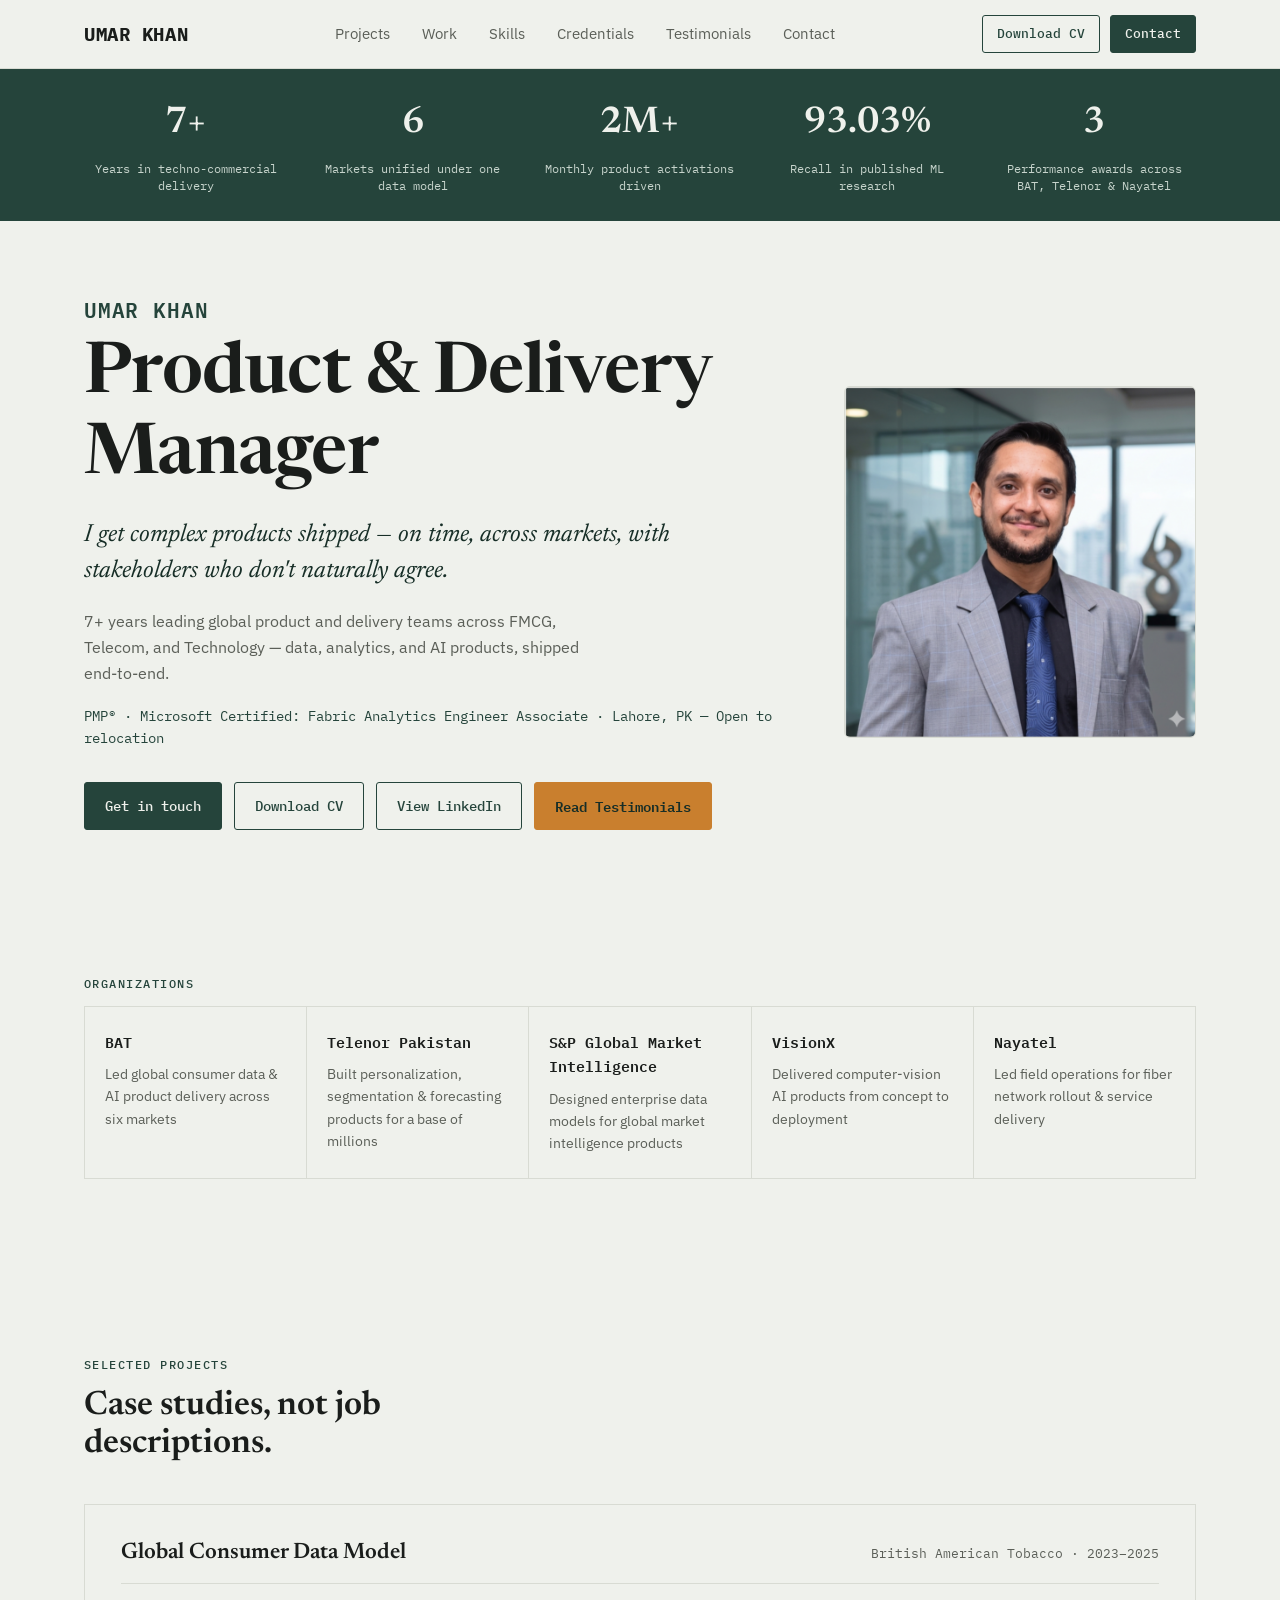
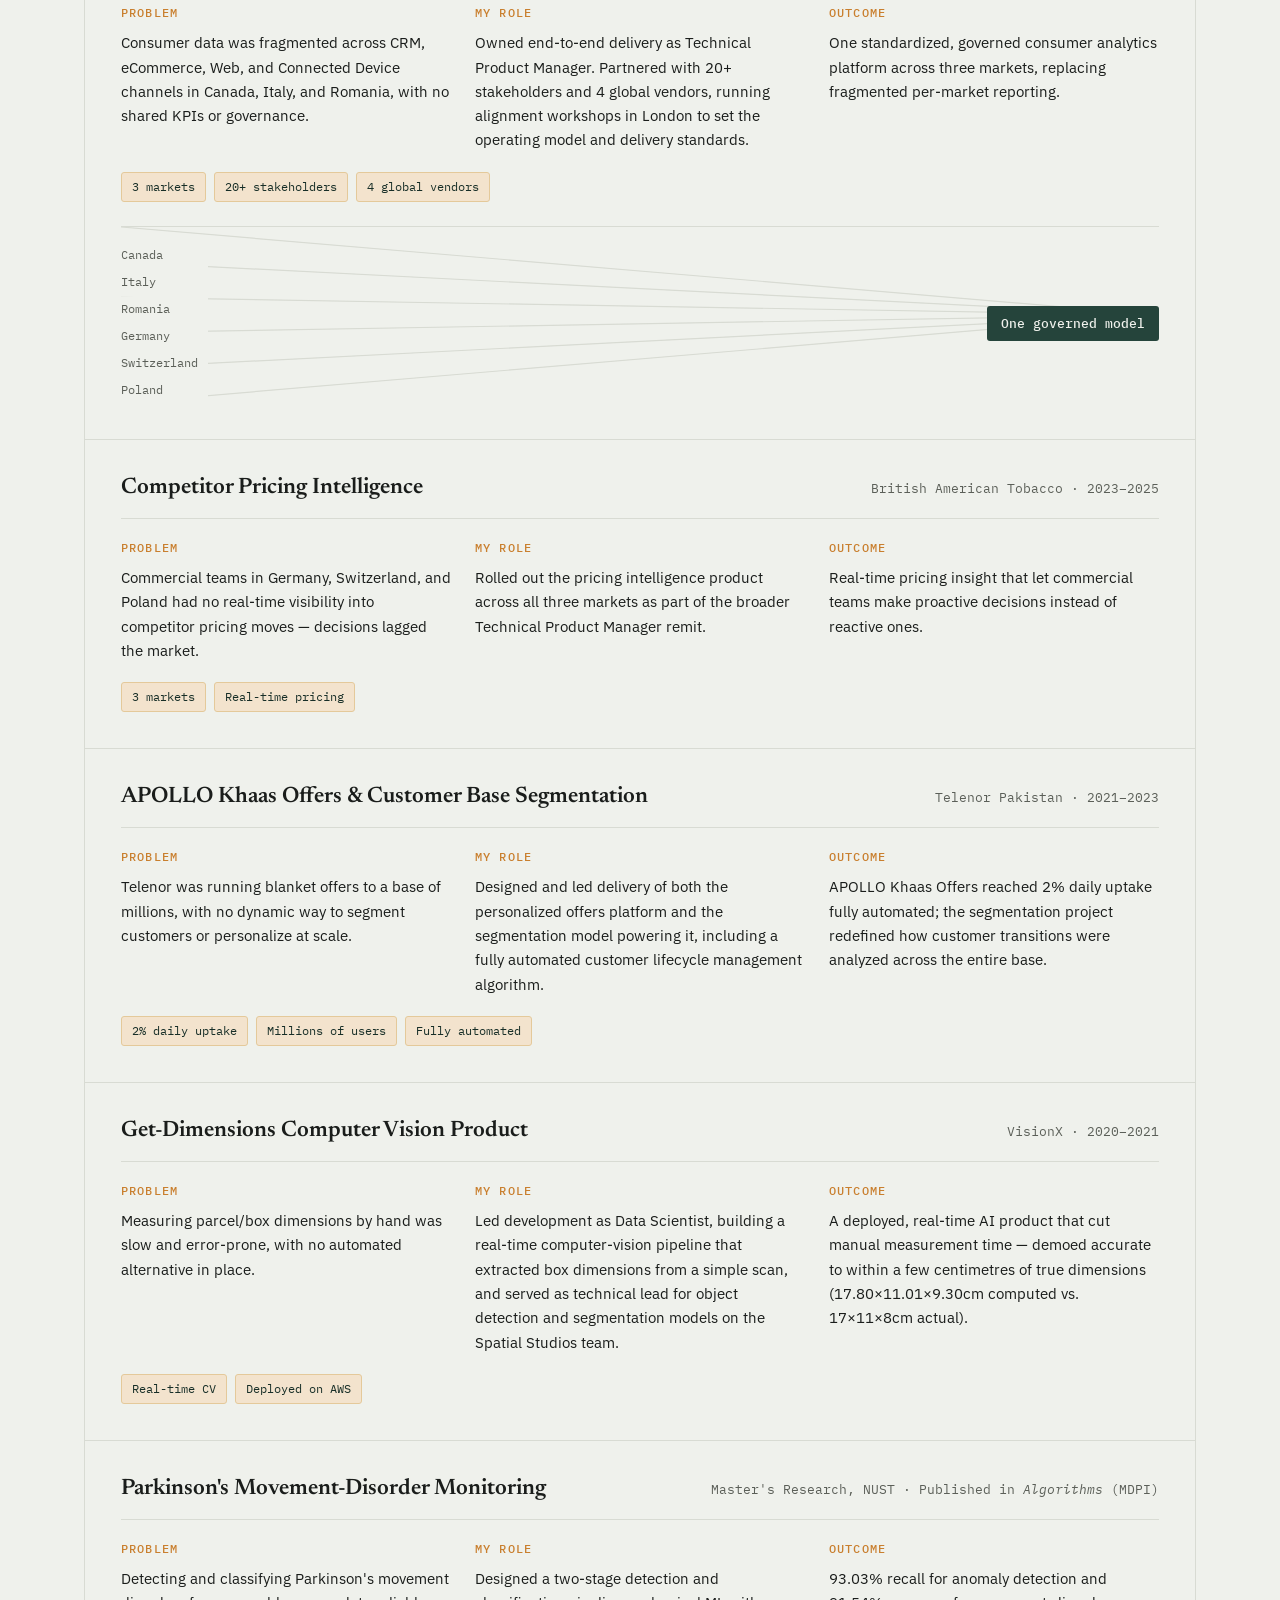
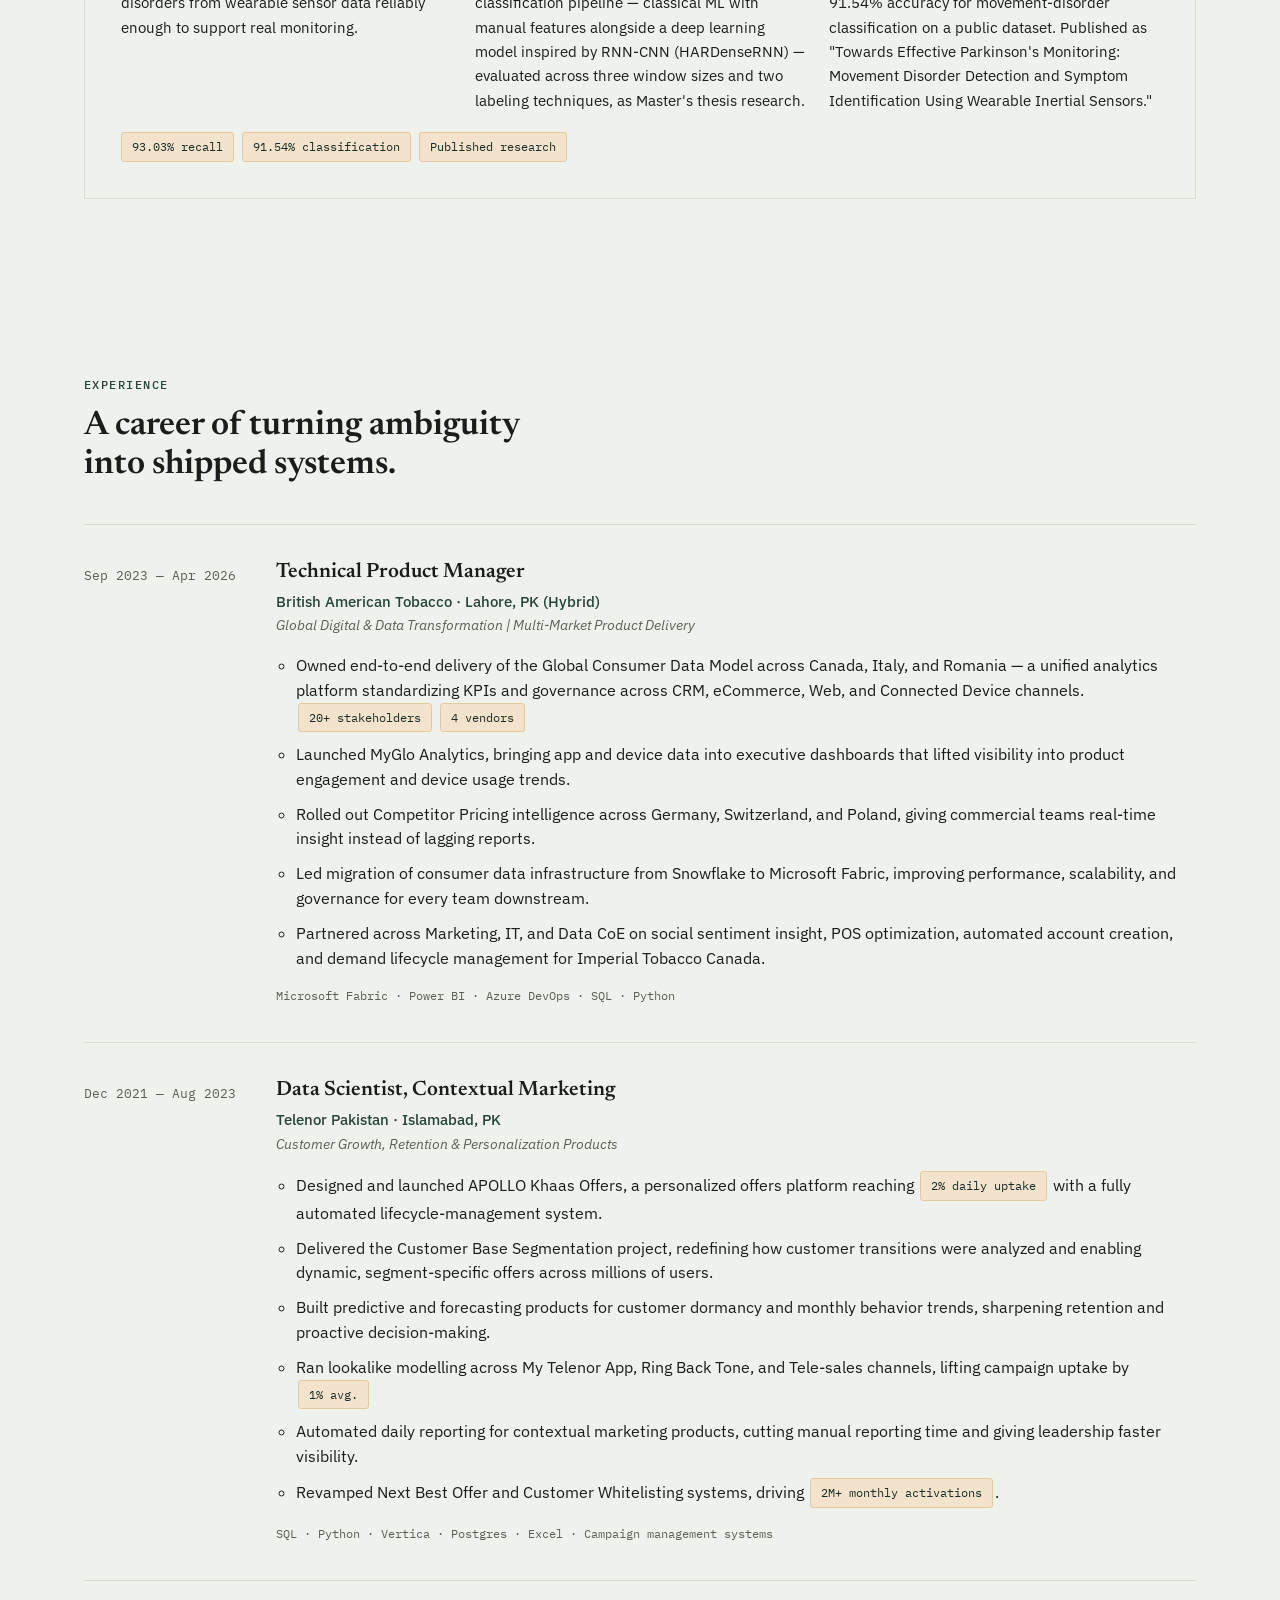
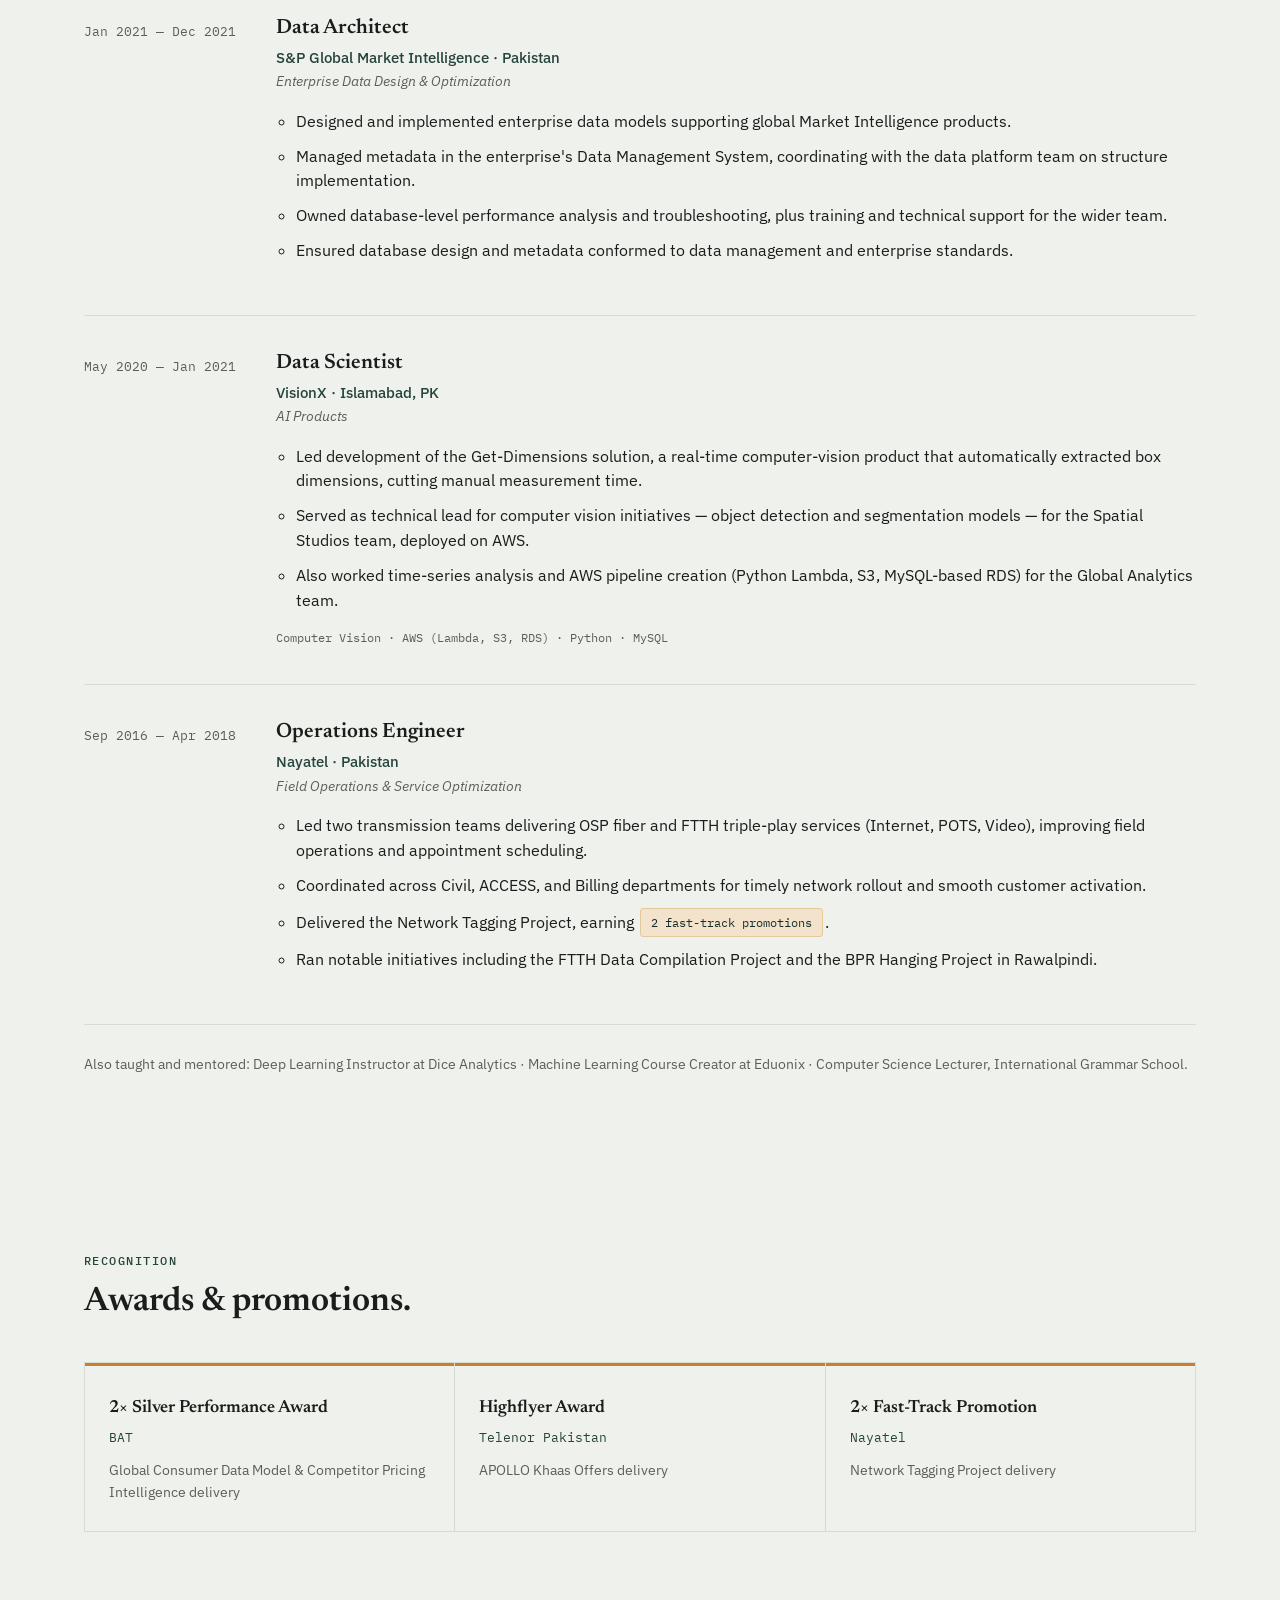
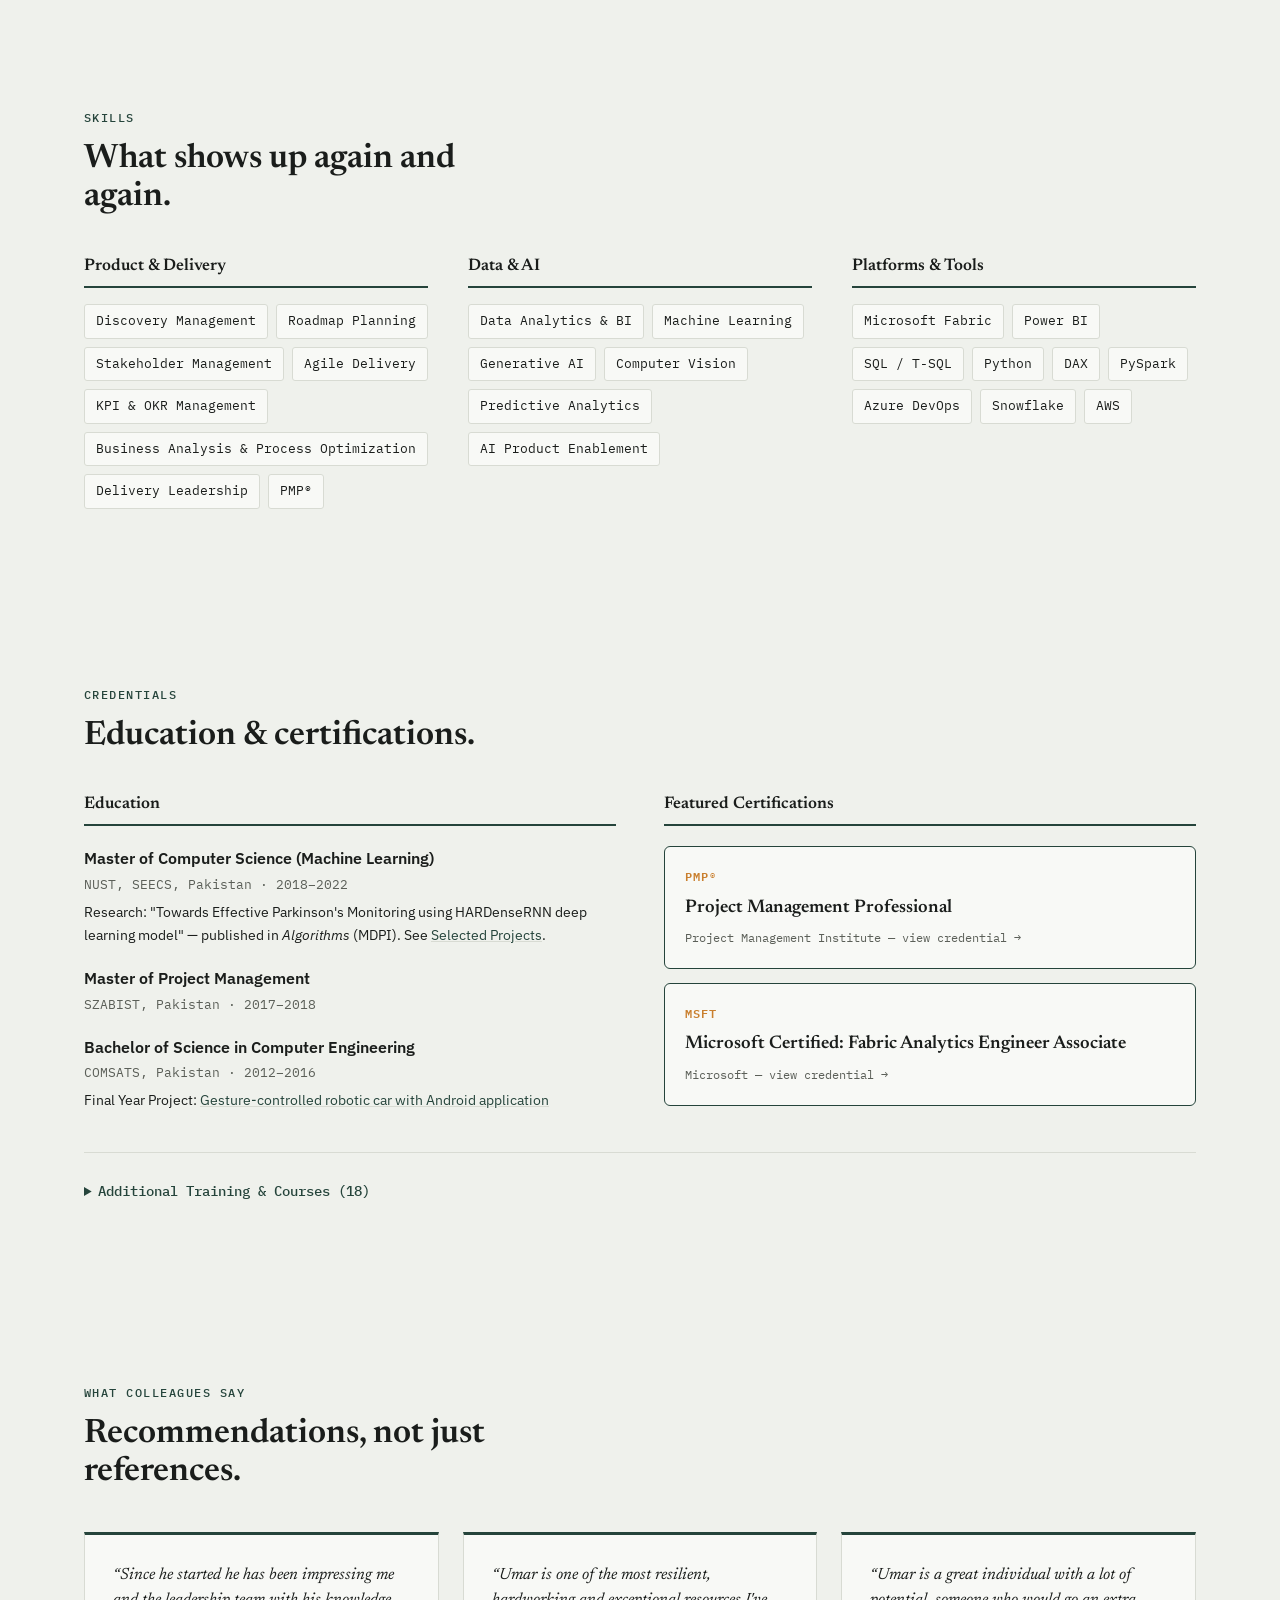
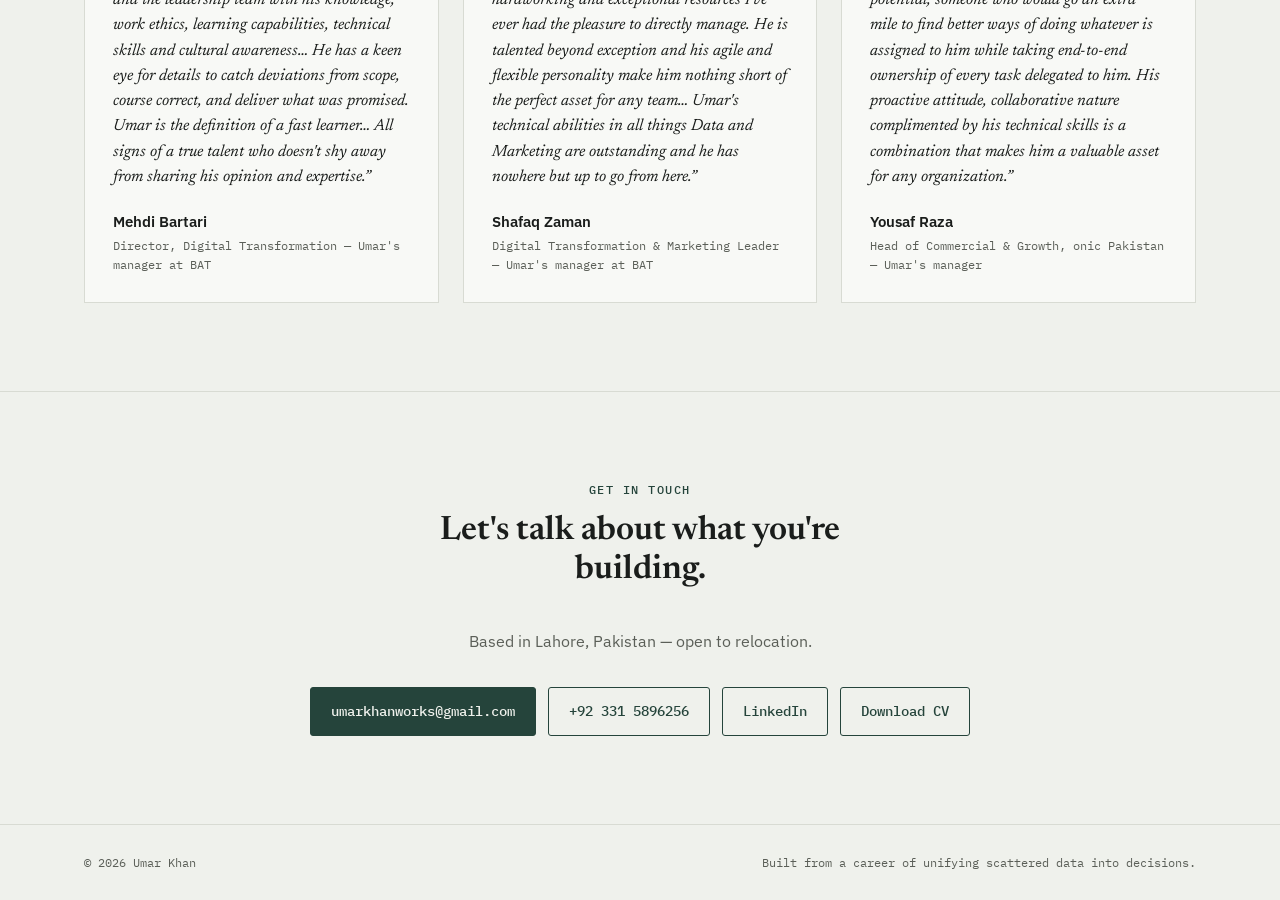
<file: index.html>
<!doctype html>
<html lang="en">
<head>
<meta charset="UTF-8">
<meta name="viewport" content="width=device-width, initial-scale=1">
<title>Umar Khan — Product &amp; Delivery Manager | Data, Analytics &amp; AI</title>
<meta name="description" content="Techno-commercial Product &amp; Delivery Manager with 7+ years leading global data, analytics, and AI product delivery across FMCG, Telecom, and Technology. PMP® and Microsoft Fabric certified.">
<link rel="preconnect" href="https://fonts.googleapis.com">
<link rel="preconnect" href="https://fonts.gstatic.com" crossorigin>
<link href="https://fonts.googleapis.com/css2?family=Newsreader:ital,opsz,wght@0,6..72,400;0,6..72,500;0,6..72,600;0,6..72,700;1,6..72,400;1,6..72,500&family=IBM+Plex+Sans:wght@400;500;600;700&family=IBM+Plex+Mono:wght@400;500;600&display=swap" rel="stylesheet">
<link rel="stylesheet" href="styles.css">
</head>
<body>

<a class="skip-link" href="#main">Skip to main content</a>

<header class="site-header" id="top">
  <div class="wrap header-inner">
    <a class="wordmark" href="#top">UMAR&nbsp;KHAN</a>
    <nav class="site-nav" aria-label="Primary">
      <button class="nav-toggle" id="navToggle" aria-expanded="false" aria-controls="navList">
        <span></span><span></span><span></span>
        <span class="sr-only">Menu</span>
      </button>
      <ul class="nav-list" id="navList">
        <li><a href="#projects">Projects</a></li>
        <li><a href="#work">Work</a></li>
        <li><a href="#skills">Skills</a></li>
        <li><a href="#credentials">Credentials</a></li>
        <li><a href="#testimonials">Testimonials</a></li>
        <li><a href="#contact">Contact</a></li>
      </ul>
    </nav>
    <div class="header-ctas">
      <a class="btn btn-small btn-ghost header-cta" href="assets/Umar Khan.pdf" download target="_blank" rel="noopener">Download CV</a>
      <a class="btn btn-small btn-primary header-cta" href="#contact">Contact</a>
    </div>
  </div>
</header>

<main id="main">

  <!-- IMPACT LEDGER -->
  <section class="ledger" id="ledger" aria-label="Career highlights">
    <div class="wrap">
      <ul class="ledger-strip">
        <li class="reveal"><span class="ledger-num">7+</span><span class="ledger-label">Years in techno-commercial delivery</span></li>
        <li class="reveal"><span class="ledger-num">6</span><span class="ledger-label">Markets unified under one data model</span></li>
        <li class="reveal"><span class="ledger-num">2M+</span><span class="ledger-label">Monthly product activations driven</span></li>
        <li class="reveal"><span class="ledger-num">93.03%</span><span class="ledger-label">Recall in published ML research</span></li>
        <li class="reveal"><span class="ledger-num">3</span><span class="ledger-label">Performance awards across BAT, Telenor &amp; Nayatel</span></li>
      </ul>
    </div>
  </section>

  <!-- HERO -->
  <section class="hero" id="hero" aria-label="Introduction">
    <div class="wrap hero-grid">
      <div class="hero-copy reveal">
        <p class="hero-name">Umar Khan</p>
        <h1 class="hero-headline">Product &amp; Delivery Manager</h1>
        <p class="hero-tagline">I get complex products shipped — on time, across markets, with stakeholders who don't naturally agree.</p>
        <p class="hero-sub">7+ years leading global product and delivery teams across FMCG, Telecom, and Technology — data, analytics, and AI products, shipped end-to-end.</p>
        <p class="hero-creds mono">PMP&reg; &middot; Microsoft Certified: Fabric Analytics Engineer Associate &middot; Lahore, PK — Open to relocation</p>
        <div class="hero-ctas">
          <a class="btn btn-primary" href="mailto:umarkhanworks@gmail.com">Get in touch</a>
          <a class="btn btn-ghost" href="assets/Umar Khan.pdf" download target="_blank" rel="noopener">Download CV</a>
          <a class="btn btn-ghost" href="https://www.linkedin.com/in/umar-khan-5b3948122/" target="_blank" rel="noopener">View LinkedIn</a>
          <a class="btn btn-accent" href="#testimonials">Read Testimonials</a>
        </div>
      </div>
      <div class="hero-photo reveal">
        <img src="assets/images/umar-khan-profile.jpg" alt="Portrait of Umar Khan" width="420" height="420">
      </div>
    </div>
  </section>

  <!-- ORGANIZATIONS -->
  <section class="orgs" id="orgs" aria-label="Organizations worked with">
    <div class="wrap">
      <p class="eyebrow reveal">Organizations</p>
      <ul class="org-strip">
        <li class="reveal">
          <span class="org-name">BAT</span>
          <p>Led global consumer data &amp; AI product delivery across six markets</p>
        </li>
        <li class="reveal">
          <span class="org-name">Telenor Pakistan</span>
          <p>Built personalization, segmentation &amp; forecasting products for a base of millions</p>
        </li>
        <li class="reveal">
          <span class="org-name">S&amp;P Global Market Intelligence</span>
          <p>Designed enterprise data models for global market intelligence products</p>
        </li>
        <li class="reveal">
          <span class="org-name">VisionX</span>
          <p>Delivered computer-vision AI products from concept to deployment</p>
        </li>
        <li class="reveal">
          <span class="org-name">Nayatel</span>
          <p>Led field operations for fiber network rollout &amp; service delivery</p>
        </li>
      </ul>
    </div>
  </section>

  <!-- SELECTED PROJECTS -->
  <section class="projects" id="projects" aria-label="Selected projects">
    <div class="wrap">
      <p class="eyebrow reveal">Selected Projects</p>
      <h2 class="section-title reveal">Case studies, not job descriptions.</h2>

      <div class="case-list">

        <article class="case-study reveal">
          <div class="case-head">
            <h3>Global Consumer Data Model</h3>
            <p class="case-org mono">British American Tobacco &middot; 2023–2025</p>
          </div>
          <div class="case-body">
            <div class="case-field">
              <p class="field-label mono">Problem</p>
              <p>Consumer data was fragmented across CRM, eCommerce, Web, and Connected Device channels in Canada, Italy, and Romania, with no shared KPIs or governance.</p>
            </div>
            <div class="case-field">
              <p class="field-label mono">My role</p>
              <p>Owned end-to-end delivery as Technical Product Manager. Partnered with 20+ stakeholders and 4 global vendors, running alignment workshops in London to set the operating model and delivery standards.</p>
            </div>
            <div class="case-field">
              <p class="field-label mono">Outcome</p>
              <p>One standardized, governed consumer analytics platform across three markets, replacing fragmented per-market reporting.</p>
            </div>
          </div>
          <div class="case-chips">
            <span class="chip">3 markets</span>
            <span class="chip">20+ stakeholders</span>
            <span class="chip">4 global vendors</span>
          </div>
          <div class="converge converge--compact reveal" role="img" aria-label="Diagram: consumer data from Canada, Italy, Romania, Germany, Switzerland, and Poland converging into one governed model">
            <svg class="converge-lines" viewBox="0 0 1000 220" preserveAspectRatio="none" focusable="false" aria-hidden="true">
              <line x1="0" y1="0"   x2="1000" y2="110"></line>
              <line x1="0" y1="44"  x2="1000" y2="110"></line>
              <line x1="0" y1="88"  x2="1000" y2="110"></line>
              <line x1="0" y1="132" x2="1000" y2="110"></line>
              <line x1="0" y1="176" x2="1000" y2="110"></line>
              <line x1="0" y1="220" x2="1000" y2="110"></line>
            </svg>
            <div class="converge-sources">
              <span class="converge-source">Canada</span>
              <span class="converge-source">Italy</span>
              <span class="converge-source">Romania</span>
              <span class="converge-source">Germany</span>
              <span class="converge-source">Switzerland</span>
              <span class="converge-source">Poland</span>
            </div>
            <div class="converge-hub-wrap">
              <span class="converge-hub">One governed model</span>
            </div>
          </div>
        </article>

        <article class="case-study reveal">
          <div class="case-head">
            <h3>Competitor Pricing Intelligence</h3>
            <p class="case-org mono">British American Tobacco &middot; 2023–2025</p>
          </div>
          <div class="case-body">
            <div class="case-field">
              <p class="field-label mono">Problem</p>
              <p>Commercial teams in Germany, Switzerland, and Poland had no real-time visibility into competitor pricing moves — decisions lagged the market.</p>
            </div>
            <div class="case-field">
              <p class="field-label mono">My role</p>
              <p>Rolled out the pricing intelligence product across all three markets as part of the broader Technical Product Manager remit.</p>
            </div>
            <div class="case-field">
              <p class="field-label mono">Outcome</p>
              <p>Real-time pricing insight that let commercial teams make proactive decisions instead of reactive ones.</p>
            </div>
          </div>
          <div class="case-chips">
            <span class="chip">3 markets</span>
            <span class="chip">Real-time pricing</span>
          </div>
        </article>

        <article class="case-study reveal">
          <div class="case-head">
            <h3>APOLLO Khaas Offers &amp; Customer Base Segmentation</h3>
            <p class="case-org mono">Telenor Pakistan &middot; 2021–2023</p>
          </div>
          <div class="case-body">
            <div class="case-field">
              <p class="field-label mono">Problem</p>
              <p>Telenor was running blanket offers to a base of millions, with no dynamic way to segment customers or personalize at scale.</p>
            </div>
            <div class="case-field">
              <p class="field-label mono">My role</p>
              <p>Designed and led delivery of both the personalized offers platform and the segmentation model powering it, including a fully automated customer lifecycle management algorithm.</p>
            </div>
            <div class="case-field">
              <p class="field-label mono">Outcome</p>
              <p>APOLLO Khaas Offers reached 2% daily uptake fully automated; the segmentation project redefined how customer transitions were analyzed across the entire base.</p>
            </div>
          </div>
          <div class="case-chips">
            <span class="chip">2% daily uptake</span>
            <span class="chip">Millions of users</span>
            <span class="chip">Fully automated</span>
          </div>
        </article>

        <article class="case-study reveal">
          <div class="case-head">
            <h3>Get-Dimensions Computer Vision Product</h3>
            <p class="case-org mono">VisionX &middot; 2020–2021</p>
          </div>
          <div class="case-body">
            <div class="case-field">
              <p class="field-label mono">Problem</p>
              <p>Measuring parcel/box dimensions by hand was slow and error-prone, with no automated alternative in place.</p>
            </div>
            <div class="case-field">
              <p class="field-label mono">My role</p>
              <p>Led development as Data Scientist, building a real-time computer-vision pipeline that extracted box dimensions from a simple scan, and served as technical lead for object detection and segmentation models on the Spatial Studios team.</p>
            </div>
            <div class="case-field">
              <p class="field-label mono">Outcome</p>
              <p>A deployed, real-time AI product that cut manual measurement time — demoed accurate to within a few centimetres of true dimensions (17.80×11.01×9.30cm computed vs. 17×11×8cm actual).</p>
            </div>
          </div>
          <div class="case-chips">
            <span class="chip">Real-time CV</span>
            <span class="chip">Deployed on AWS</span>
          </div>
        </article>

        <article class="case-study reveal">
          <div class="case-head">
            <h3>Parkinson's Movement-Disorder Monitoring</h3>
            <p class="case-org mono">Master's Research, NUST &middot; Published in <em>Algorithms</em> (MDPI)</p>
          </div>
          <div class="case-body">
            <div class="case-field">
              <p class="field-label mono">Problem</p>
              <p>Detecting and classifying Parkinson's movement disorders from wearable sensor data reliably enough to support real monitoring.</p>
            </div>
            <div class="case-field">
              <p class="field-label mono">My role</p>
              <p>Designed a two-stage detection and classification pipeline — classical ML with manual features alongside a deep learning model inspired by RNN-CNN (HARDenseRNN) — evaluated across three window sizes and two labeling techniques, as Master's thesis research.</p>
            </div>
            <div class="case-field">
              <p class="field-label mono">Outcome</p>
              <p>93.03% recall for anomaly detection and 91.54% accuracy for movement-disorder classification on a public dataset. Published as "Towards Effective Parkinson's Monitoring: Movement Disorder Detection and Symptom Identification Using Wearable Inertial Sensors."</p>
            </div>
          </div>
          <div class="case-chips">
            <span class="chip">93.03% recall</span>
            <span class="chip">91.54% classification</span>
            <span class="chip">Published research</span>
          </div>
        </article>

      </div>
    </div>
  </section>

  <!-- EXPERIENCE -->
  <section class="experience" id="work" aria-label="Experience">
    <div class="wrap">
      <p class="eyebrow reveal">Experience</p>
      <h2 class="section-title reveal">A career of turning ambiguity into shipped systems.</h2>

      <ol class="timeline">

        <li class="timeline-item reveal">
          <p class="timeline-date mono">Sep 2023 — Apr 2026</p>
          <div class="timeline-content">
            <h3>Technical Product Manager</h3>
            <p class="timeline-org">British American Tobacco &middot; Lahore, PK (Hybrid)</p>
            <p class="timeline-context">Global Digital &amp; Data Transformation | Multi-Market Product Delivery</p>
            <ul>
              <li>Owned end-to-end delivery of the Global Consumer Data Model across Canada, Italy, and Romania — a unified analytics platform standardizing KPIs and governance across CRM, eCommerce, Web, and Connected Device channels. <span class="chip chip-inline">20+ stakeholders</span> <span class="chip chip-inline">4 vendors</span></li>
              <li>Launched MyGlo Analytics, bringing app and device data into executive dashboards that lifted visibility into product engagement and device usage trends.</li>
              <li>Rolled out Competitor Pricing intelligence across Germany, Switzerland, and Poland, giving commercial teams real-time insight instead of lagging reports.</li>
              <li>Led migration of consumer data infrastructure from Snowflake to Microsoft Fabric, improving performance, scalability, and governance for every team downstream.</li>
              <li>Partnered across Marketing, IT, and Data CoE on social sentiment insight, POS optimization, automated account creation, and demand lifecycle management for Imperial Tobacco Canada.</li>
            </ul>
            <p class="timeline-tools mono">Microsoft Fabric &middot; Power BI &middot; Azure DevOps &middot; SQL &middot; Python</p>
          </div>
        </li>

        <li class="timeline-item reveal">
          <p class="timeline-date mono">Dec 2021 — Aug 2023</p>
          <div class="timeline-content">
            <h3>Data Scientist, Contextual Marketing</h3>
            <p class="timeline-org">Telenor Pakistan &middot; Islamabad, PK</p>
            <p class="timeline-context">Customer Growth, Retention &amp; Personalization Products</p>
            <ul>
              <li>Designed and launched APOLLO Khaas Offers, a personalized offers platform reaching <span class="chip chip-inline">2% daily uptake</span> with a fully automated lifecycle-management system.</li>
              <li>Delivered the Customer Base Segmentation project, redefining how customer transitions were analyzed and enabling dynamic, segment-specific offers across millions of users.</li>
              <li>Built predictive and forecasting products for customer dormancy and monthly behavior trends, sharpening retention and proactive decision-making.</li>
              <li>Ran lookalike modelling across My Telenor App, Ring Back Tone, and Tele-sales channels, lifting campaign uptake by <span class="chip chip-inline">1% avg.</span></li>
              <li>Automated daily reporting for contextual marketing products, cutting manual reporting time and giving leadership faster visibility.</li>
              <li>Revamped Next Best Offer and Customer Whitelisting systems, driving <span class="chip chip-inline">2M+ monthly activations</span>.</li>
            </ul>
            <p class="timeline-tools mono">SQL &middot; Python &middot; Vertica &middot; Postgres &middot; Excel &middot; Campaign management systems</p>
          </div>
        </li>

        <li class="timeline-item reveal">
          <p class="timeline-date mono">Jan 2021 — Dec 2021</p>
          <div class="timeline-content">
            <h3>Data Architect</h3>
            <p class="timeline-org">S&amp;P Global Market Intelligence &middot; Pakistan</p>
            <p class="timeline-context">Enterprise Data Design &amp; Optimization</p>
            <ul>
              <li>Designed and implemented enterprise data models supporting global Market Intelligence products.</li>
              <li>Managed metadata in the enterprise's Data Management System, coordinating with the data platform team on structure implementation.</li>
              <li>Owned database-level performance analysis and troubleshooting, plus training and technical support for the wider team.</li>
              <li>Ensured database design and metadata conformed to data management and enterprise standards.</li>
            </ul>
          </div>
        </li>

        <li class="timeline-item reveal">
          <p class="timeline-date mono">May 2020 — Jan 2021</p>
          <div class="timeline-content">
            <h3>Data Scientist</h3>
            <p class="timeline-org">VisionX &middot; Islamabad, PK</p>
            <p class="timeline-context">AI Products</p>
            <ul>
              <li>Led development of the Get-Dimensions solution, a real-time computer-vision product that automatically extracted box dimensions, cutting manual measurement time.</li>
              <li>Served as technical lead for computer vision initiatives — object detection and segmentation models — for the Spatial Studios team, deployed on AWS.</li>
              <li>Also worked time-series analysis and AWS pipeline creation (Python Lambda, S3, MySQL-based RDS) for the Global Analytics team.</li>
            </ul>
            <p class="timeline-tools mono">Computer Vision &middot; AWS (Lambda, S3, RDS) &middot; Python &middot; MySQL</p>
          </div>
        </li>

        <li class="timeline-item reveal">
          <p class="timeline-date mono">Sep 2016 — Apr 2018</p>
          <div class="timeline-content">
            <h3>Operations Engineer</h3>
            <p class="timeline-org">Nayatel &middot; Pakistan</p>
            <p class="timeline-context">Field Operations &amp; Service Optimization</p>
            <ul>
              <li>Led two transmission teams delivering OSP fiber and FTTH triple-play services (Internet, POTS, Video), improving field operations and appointment scheduling.</li>
              <li>Coordinated across Civil, ACCESS, and Billing departments for timely network rollout and smooth customer activation.</li>
              <li>Delivered the Network Tagging Project, earning <span class="chip chip-inline">2 fast-track promotions</span>.</li>
              <li>Ran notable initiatives including the FTTH Data Compilation Project and the BPR Hanging Project in Rawalpindi.</li>
            </ul>
          </div>
        </li>

      </ol>

      <p class="timeline-also reveal">Also taught and mentored: Deep Learning Instructor at Dice Analytics &middot; Machine Learning Course Creator at Eduonix &middot; Computer Science Lecturer, International Grammar School.</p>
    </div>
  </section>

  <!-- AWARDS -->
  <section class="awards" aria-label="Awards and recognition">
    <div class="wrap">
      <p class="eyebrow reveal">Recognition</p>
      <h2 class="section-title reveal">Awards &amp; promotions.</h2>
      <ul class="awards-grid">
        <li class="reveal">
          <span class="award-name">2&times; Silver Performance Award</span>
          <span class="award-org mono">BAT</span>
          <p>Global Consumer Data Model &amp; Competitor Pricing Intelligence delivery</p>
        </li>
        <li class="reveal">
          <span class="award-name">Highflyer Award</span>
          <span class="award-org mono">Telenor Pakistan</span>
          <p>APOLLO Khaas Offers delivery</p>
        </li>
        <li class="reveal">
          <span class="award-name">2&times; Fast-Track Promotion</span>
          <span class="award-org mono">Nayatel</span>
          <p>Network Tagging Project delivery</p>
        </li>
      </ul>
    </div>
  </section>

  <!-- SKILLS -->
  <section class="skills" id="skills" aria-label="Skills">
    <div class="wrap">
      <p class="eyebrow reveal">Skills</p>
      <h2 class="section-title reveal">What shows up again and again.</h2>

      <div class="skills-grid">
        <div class="skills-group reveal">
          <h3>Product &amp; Delivery</h3>
          <ul class="tag-list">
            <li>Discovery Management</li>
            <li>Roadmap Planning</li>
            <li>Stakeholder Management</li>
            <li>Agile Delivery</li>
            <li>KPI &amp; OKR Management</li>
            <li>Business Analysis &amp; Process Optimization</li>
            <li>Delivery Leadership</li>
            <li>PMP&reg;</li>
          </ul>
        </div>
        <div class="skills-group reveal">
          <h3>Data &amp; AI</h3>
          <ul class="tag-list">
            <li>Data Analytics &amp; BI</li>
            <li>Machine Learning</li>
            <li>Generative AI</li>
            <li>Computer Vision</li>
            <li>Predictive Analytics</li>
            <li>AI Product Enablement</li>
          </ul>
        </div>
        <div class="skills-group reveal">
          <h3>Platforms &amp; Tools</h3>
          <ul class="tag-list">
            <li>Microsoft Fabric</li>
            <li>Power BI</li>
            <li>SQL / T-SQL</li>
            <li>Python</li>
            <li>DAX</li>
            <li>PySpark</li>
            <li>Azure DevOps</li>
            <li>Snowflake</li>
            <li>AWS</li>
          </ul>
        </div>
      </div>
    </div>
  </section>

  <!-- CREDENTIALS -->
  <section class="credentials" id="credentials" aria-label="Education and certifications">
    <div class="wrap">
      <p class="eyebrow reveal">Credentials</p>
      <h2 class="section-title reveal">Education &amp; certifications.</h2>

      <div class="credentials-grid">
        <div class="education reveal">
          <h3 class="subhead">Education</h3>
          <ul class="edu-list">
            <li>
              <p class="edu-degree">Master of Computer Science (Machine Learning)</p>
              <p class="edu-school mono">NUST, SEECS, Pakistan &middot; 2018–2022</p>
              <p class="edu-note">Research: "Towards Effective Parkinson's Monitoring using HARDenseRNN deep learning model" — published in <em>Algorithms</em> (MDPI). See <a href="#projects">Selected Projects</a>.</p>
            </li>
            <li>
              <p class="edu-degree">Master of Project Management</p>
              <p class="edu-school mono">SZABIST, Pakistan &middot; 2017–2018</p>
            </li>
            <li>
              <p class="edu-degree">Bachelor of Science in Computer Engineering</p>
              <p class="edu-school mono">COMSATS, Pakistan &middot; 2012–2016</p>
              <p class="edu-note">Final Year Project: <a href="https://www.youtube.com/watch?v=GnS_y1hH2fg" target="_blank" rel="noopener">Gesture-controlled robotic car with Android application</a></p>
            </li>
          </ul>
        </div>

        <div class="featured-certs reveal">
          <h3 class="subhead">Featured Certifications</h3>
          <div class="cert-badges">
            <a class="cert-badge" href="https://www.credly.com/badges/21dbd44b-aa18-4355-80ed-5194e9b64760/linked_in_profile" target="_blank" rel="noopener">
              <span class="cert-mark mono">PMP&reg;</span>
              <span class="cert-name">Project Management Professional</span>
              <span class="cert-issuer mono">Project Management Institute — view credential →</span>
            </a>
            <a class="cert-badge" href="https://learn.microsoft.com/api/credentials/share/en-us/umarkhan-2644/28C7C333ACC8E41D?sharingId=520C0F65C7388792" target="_blank" rel="noopener">
              <span class="cert-mark mono">MSFT</span>
              <span class="cert-name">Microsoft Certified: Fabric Analytics Engineer Associate</span>
              <span class="cert-issuer mono">Microsoft — view credential →</span>
            </a>
          </div>
        </div>
      </div>

      <details class="additional-training reveal">
        <summary>Additional Training &amp; Courses (18)</summary>
        <div class="training-grid mono">
          <div>
            <h4>Product &amp; Business</h4>
            <ul>
              <li>Certified Business Analysis Professional™ (CBAP®) — Starweaver</li>
              <li>Introduction to Agile Development &amp; Scrum — IBM</li>
              <li>Agile Foundations — LinkedIn Learning</li>
            </ul>
          </div>
          <div>
            <h4>AI &amp; ML</h4>
            <ul>
              <li>Develop Generative AI Applications: Get Started — IBM</li>
              <li>Build RAG Applications: Get Started — IBM</li>
              <li>Vector Databases for RAG: An Introduction — IBM</li>
              <li>Advanced Computer Vision (GANs, SSD &amp; more) — Udemy</li>
            </ul>
          </div>
          <div>
            <h4>Data &amp; Analytics</h4>
            <ul>
              <li>Power BI</li>
              <li>Predictive Customer Analytics</li>
              <li>Big Data in the Age of AI — LinkedIn Learning</li>
              <li>Tableau — Udemy</li>
              <li>Python + SQL + Tableau Integration — Udemy</li>
              <li>Azure DevOps Boards for PMs/Analysts/Developers — Udemy</li>
              <li>The Ultimate MySQL Bootcamp — Udemy</li>
              <li>Hadoop Foundations &amp; Programming (Level 1) — IBM</li>
              <li>Introduction to Augmented Reality &amp; ARCore — Coursera</li>
            </ul>
          </div>
          <div>
            <h4>Other</h4>
            <ul>
              <li>Know Your Customer Champion — S&amp;P Global Market Intelligence</li>
              <li>Developing Self-Awareness — LinkedIn Learning</li>
              <li>Learning Design Thinking — LinkedIn Learning</li>
            </ul>
          </div>
        </div>
      </details>
    </div>
  </section>

  <!-- TESTIMONIALS -->
  <section class="testimonials" id="testimonials" aria-label="Recommendations">
    <div class="wrap">
      <p class="eyebrow reveal">What colleagues say</p>
      <h2 class="section-title reveal">Recommendations, not just references.</h2>

      <div class="quote-grid">
        <figure class="quote-card reveal">
          <blockquote>
            <p>&ldquo;Since he started he has been impressing me and the leadership team with his knowledge, work ethics, learning capabilities, technical skills and cultural awareness&hellip; He has a keen eye for details to catch deviations from scope, course correct, and deliver what was promised. Umar is the definition of a fast learner&hellip; All signs of a true talent who doesn't shy away from sharing his opinion and expertise.&rdquo;</p>
          </blockquote>
          <figcaption>
            <span class="quote-name">Mehdi Bartari</span>
            <span class="quote-role mono">Director, Digital Transformation — Umar's manager at BAT</span>
          </figcaption>
        </figure>

        <figure class="quote-card reveal">
          <blockquote>
            <p>&ldquo;Umar is one of the most resilient, hardworking and exceptional resources I've ever had the pleasure to directly manage. He is talented beyond exception and his agile and flexible personality make him nothing short of the perfect asset for any team&hellip; Umar's technical abilities in all things Data and Marketing are outstanding and he has nowhere but up to go from here.&rdquo;</p>
          </blockquote>
          <figcaption>
            <span class="quote-name">Shafaq Zaman</span>
            <span class="quote-role mono">Digital Transformation &amp; Marketing Leader — Umar's manager at BAT</span>
          </figcaption>
        </figure>

        <figure class="quote-card reveal">
          <blockquote>
            <p>&ldquo;Umar is a great individual with a lot of potential, someone who would go an extra mile to find better ways of doing whatever is assigned to him while taking end-to-end ownership of every task delegated to him. His proactive attitude, collaborative nature complimented by his technical skills is a combination that makes him a valuable asset for any organization.&rdquo;</p>
          </blockquote>
          <figcaption>
            <span class="quote-name">Yousaf Raza</span>
            <span class="quote-role mono">Head of Commercial &amp; Growth, onic Pakistan — Umar's manager</span>
          </figcaption>
        </figure>
      </div>
    </div>
  </section>

  <!-- CONTACT -->
  <section class="contact" id="contact" aria-label="Contact">
    <div class="wrap wrap-narrow">
      <p class="eyebrow reveal">Get in touch</p>
      <h2 class="section-title reveal">Let's talk about what you're building.</h2>
      <p class="contact-lede reveal">Based in Lahore, Pakistan — open to relocation.</p>
      <div class="contact-links reveal">
        <a class="btn btn-primary" href="mailto:umarkhanworks@gmail.com">umarkhanworks@gmail.com</a>
        <a class="btn btn-ghost" href="tel:+923315896256">+92&nbsp;331&nbsp;5896256</a>
        <a class="btn btn-ghost" href="https://www.linkedin.com/in/umar-khan-5b3948122/" target="_blank" rel="noopener">LinkedIn</a>
        <a class="btn btn-ghost" href="assets/Umar Khan.pdf" download target="_blank" rel="noopener">Download CV</a>
      </div>
    </div>
  </section>

</main>

<a href="#top" class="back-to-top" id="backToTop" aria-label="Back to top">
  <span class="back-to-top-arrow" aria-hidden="true">&uarr;</span>
  <span class="back-to-top-label">Top</span>
</a>

<footer class="site-footer">
  <div class="wrap footer-inner">
    <p class="mono">&copy; 2026 Umar Khan</p>
    <p class="mono">Built from a career of unifying scattered data into decisions.</p>
  </div>
</footer>

<script src="script.js"></script>
</body>
</html>
</file>
<file: styles.css>
/* ==========================================================================
   Umar Khan — Portfolio
   Design system: paper/ink/ledger/flag palette, Newsreader + IBM Plex Sans/Mono
   ========================================================================== */

:root {
  --paper: #EFF1EC;
  --paper-raised: #F8F9F6;
  --ink: #1A1D1B;
  --ledger: #25443B;
  --ledger-strong: #172E27;
  --flag: #C97F2E;
  --flag-tint: #F3E3CD;
  --line: #D8DBD3;
  --muted: #5B5F58;

  --font-display: 'Newsreader', Georgia, serif;
  --font-body: 'IBM Plex Sans', -apple-system, Segoe UI, Arial, sans-serif;
  --font-mono: 'IBM Plex Mono', 'SFMono-Regular', Consolas, monospace;

  --wrap: 1160px;
  --wrap-narrow: 740px;

  --radius: 3px;
  --radius-lg: 6px;

  --ease: cubic-bezier(.22,.61,.36,1);
}

* { box-sizing: border-box; }
html { scroll-behavior: smooth; }
@media (prefers-reduced-motion: reduce) {
  html { scroll-behavior: auto; }
}

body {
  margin: 0;
  background: var(--paper);
  color: var(--ink);
  font-family: var(--font-body);
  font-size: 16px;
  line-height: 1.6;
  -webkit-font-smoothing: antialiased;
}

img { max-width: 100%; display: block; }

a {
  color: inherit;
  text-decoration-color: var(--line);
}

h1, h2, h3, h4 {
  font-family: var(--font-display);
  font-weight: 600;
  line-height: 1.15;
  margin: 0;
  color: var(--ink);
}

p { margin: 0 0 1em; }
p:last-child { margin-bottom: 0; }

.mono { font-family: var(--font-mono); }

.sr-only {
  position: absolute;
  width: 1px; height: 1px;
  padding: 0; margin: -1px;
  overflow: hidden;
  clip: rect(0,0,0,0);
  white-space: nowrap;
  border: 0;
}

.skip-link {
  position: absolute;
  left: -9999px;
  top: 0;
  background: var(--ledger);
  color: var(--paper);
  padding: 12px 20px;
  z-index: 200;
  font-family: var(--font-mono);
  font-size: 0.9rem;
}
.skip-link:focus {
  left: 12px;
  top: 12px;
}

:focus-visible {
  outline: 2px solid var(--flag);
  outline-offset: 3px;
}

.wrap {
  max-width: var(--wrap);
  margin: 0 auto;
  padding: 0 24px;
}
.wrap-narrow {
  max-width: var(--wrap-narrow);
}

.eyebrow {
  font-family: var(--font-mono);
  font-size: 0.78rem;
  letter-spacing: 0.12em;
  text-transform: uppercase;
  color: var(--ledger);
  margin: 0 0 12px;
  font-weight: 500;
}

.section-title {
  font-size: clamp(1.5rem, 1.1rem + 1.4vw, 2.1rem);
  font-weight: 600;
  margin-bottom: 40px;
  max-width: 22ch;
}

section { padding: 88px 0; }
@media (max-width: 640px) {
  section { padding: 56px 0; }
}

/* ---------- Buttons ---------- */
.btn {
  display: inline-flex;
  align-items: center;
  gap: 8px;
  font-family: var(--font-mono);
  font-size: 0.88rem;
  font-weight: 500;
  padding: 12px 20px;
  border-radius: var(--radius);
  border: 1px solid var(--ledger);
  text-decoration: none;
  transition: background-color .18s var(--ease), color .18s var(--ease), transform .18s var(--ease);
  white-space: nowrap;
}
.btn-primary {
  background: var(--ledger);
  color: var(--paper);
}
.btn-primary:hover {
  background: var(--ledger-strong);
  transform: translateY(-1px);
}
.btn-ghost {
  background: transparent;
  color: var(--ledger);
}
.btn-ghost:hover {
  background: var(--ledger);
  color: var(--paper);
}
.btn-accent {
  background: var(--flag);
  border-color: var(--flag);
  color: var(--ledger-strong);
  font-weight: 600;
}
.btn-accent:hover {
  background: #B06D1F;
  border-color: #B06D1F;
  transform: translateY(-1px);
}
.btn-small {
  padding: 8px 14px;
  font-size: 0.8rem;
}

/* ---------- Header / Nav ---------- */
.site-header {
  position: sticky;
  top: 0;
  z-index: 100;
  background: rgba(239, 241, 236, 0.92);
  backdrop-filter: blur(8px);
  border-bottom: 1px solid var(--line);
}
.header-inner {
  display: flex;
  align-items: center;
  justify-content: space-between;
  height: 68px;
  gap: 20px;
}
.wordmark {
  font-family: var(--font-mono);
  font-weight: 700;
  font-size: clamp(1.05rem, 0.98rem + 0.3vw, 1.2rem);
  letter-spacing: 0.03em;
  text-decoration: none;
  color: var(--ink);
  flex-shrink: 0;
}
.site-nav {
  flex: 1;
  display: flex;
  justify-content: center;
}
.nav-list {
  list-style: none;
  display: flex;
  gap: 32px;
  margin: 0;
  padding: 0;
}
.nav-list a {
  text-decoration: none;
  font-size: 0.94rem;
  color: var(--muted);
  transition: color .15s var(--ease);
  position: relative;
}
.nav-list a:hover,
.nav-list a.active {
  color: var(--ink);
}
.nav-list a.active::after {
  content: '';
  position: absolute;
  left: 0; right: 0; bottom: -22px;
  height: 2px;
  background: var(--flag);
}
.header-ctas {
  display: flex;
  align-items: center;
  gap: 10px;
  flex-shrink: 0;
}

.nav-toggle {
  display: none;
  flex-direction: column;
  justify-content: center;
  gap: 5px;
  width: 40px;
  height: 40px;
  background: none;
  border: 1px solid var(--line);
  border-radius: var(--radius);
  cursor: pointer;
  padding: 0;
}
.nav-toggle span {
  display: block;
  width: 18px;
  height: 2px;
  margin: 0 auto;
  background: var(--ink);
  transition: transform .2s var(--ease), opacity .2s var(--ease);
}

@media (max-width: 860px) {
  .header-ctas { display: none; }
  .site-nav { justify-content: flex-end; }
  .nav-toggle { display: flex; }
  .nav-list {
    position: fixed;
    top: 68px; left: 0; right: 0;
    flex-direction: column;
    background: var(--paper-raised);
    border-bottom: 1px solid var(--line);
    padding: 12px 24px 24px;
    gap: 4px;
    transform: translateY(-8px);
    opacity: 0;
    pointer-events: none;
    transition: opacity .18s var(--ease), transform .18s var(--ease);
  }
  .nav-list.open {
    opacity: 1;
    transform: translateY(0);
    pointer-events: auto;
  }
  .nav-list a {
    display: block;
    padding: 12px 4px;
    border-bottom: 1px solid var(--line);
  }
  .nav-list a.active::after { display: none; }
}

/* ---------- Hero ---------- */
.hero {
  padding-top: 72px;
  padding-bottom: 56px;
}
.hero-grid {
  display: grid;
  grid-template-columns: 1.4fr 0.7fr;
  gap: 56px;
  align-items: center;
}
.hero-name {
  font-family: var(--font-mono);
  font-size: clamp(1.05rem, 0.95rem + 0.5vw, 1.3rem);
  font-weight: 600;
  letter-spacing: 0.04em;
  text-transform: uppercase;
  color: var(--ledger);
  margin: 0 0 10px;
}
.hero-headline {
  font-size: clamp(2.6rem, 1.9rem + 3.2vw, 4.4rem);
  font-weight: 600;
  letter-spacing: -0.01em;
  margin: 4px 0 20px;
}
.hero-tagline {
  font-family: var(--font-display);
  font-style: italic;
  font-size: clamp(1.2rem, 1.02rem + 0.8vw, 1.55rem);
  color: var(--ledger-strong);
  max-width: 46ch;
  line-height: 1.45;
  margin-bottom: 18px;
}
.hero-sub {
  font-size: 1.02rem;
  color: var(--muted);
  max-width: 52ch;
  margin-bottom: 20px;
}
.hero-creds {
  font-size: 0.85rem;
  color: var(--ledger);
  margin-bottom: 32px;
}
.hero-ctas {
  display: flex;
  flex-wrap: wrap;
  gap: 12px;
}
.hero-photo img {
  width: 100%;
  height: auto;
  aspect-ratio: 1 / 1;
  object-fit: cover;
  border-radius: var(--radius-lg);
  border: 1px solid var(--line);
}

@media (max-width: 860px) {
  .hero-grid {
    grid-template-columns: 1fr;
    gap: 32px;
  }
  .hero-photo { width: 160px; order: -1; }
}

/* Convergence diagram (signature element) */
.converge {
  position: relative;
  display: flex;
  align-items: center;
  justify-content: space-between;
  min-height: 240px;
  margin-top: 48px;
  padding: 24px 0;
}
.converge-lines {
  position: absolute;
  inset: 0;
  width: 100%;
  height: 100%;
}
.converge-lines line {
  stroke: var(--line);
  stroke-width: 1.5;
}
.converge-sources {
  position: relative;
  display: flex;
  flex-direction: column;
  justify-content: space-between;
  height: 240px;
  z-index: 1;
}
.converge-source {
  font-family: var(--font-mono);
  font-size: 0.82rem;
  color: var(--muted);
  background: var(--paper);
  padding: 3px 10px 3px 0;
}
.converge-hub-wrap {
  position: relative;
  z-index: 1;
}
.converge-hub {
  font-family: var(--font-mono);
  font-size: 0.9rem;
  font-weight: 500;
  color: var(--paper);
  background: var(--ledger);
  padding: 12px 20px;
  border-radius: var(--radius);
  white-space: nowrap;
}
.converge-caption {
  font-size: 0.78rem;
  color: var(--muted);
  text-align: center;
  margin-top: 4px;
}

/* Compact variant: used inside the GCDM case study card instead of the hero */
.converge--compact {
  min-height: 160px;
  margin-top: 24px;
  padding: 16px 0 0;
  border-top: 1px solid var(--line);
}
.converge--compact .converge-sources {
  height: 160px;
}
.converge--compact .converge-source {
  font-size: 0.74rem;
}
.converge--compact .converge-hub {
  font-size: 0.8rem;
  padding: 9px 14px;
}

@media (max-width: 640px) {
  .converge-lines { display: none; }
  .converge {
    flex-direction: column;
    align-items: flex-start;
    min-height: 0;
    gap: 16px;
  }
  .converge-sources {
    flex-direction: row;
    flex-wrap: wrap;
    height: auto;
    gap: 8px;
  }
  .converge-source {
    border: 1px solid var(--line);
    border-radius: var(--radius);
    padding: 4px 10px;
  }
  .converge-hub-wrap { align-self: flex-start; }
}

/* ---------- Organizations ---------- */
.org-strip {
  list-style: none;
  margin: 0; padding: 0;
  display: grid;
  grid-template-columns: repeat(5, 1fr);
  gap: 1px;
  background: var(--line);
  border: 1px solid var(--line);
}
.org-strip li {
  background: var(--paper);
  padding: 24px 20px;
  display: flex;
  flex-direction: column;
  gap: 8px;
}
.org-name {
  font-family: var(--font-mono);
  font-weight: 600;
  font-size: 0.95rem;
}
.org-strip p {
  font-size: 0.86rem;
  color: var(--muted);
  margin: 0;
}
@media (max-width: 960px) {
  .org-strip { grid-template-columns: repeat(2, 1fr); }
}
@media (max-width: 560px) {
  .org-strip { grid-template-columns: 1fr; }
}

/* ---------- Impact ledger ---------- */
.ledger {
  padding: 26px 0;
  background: var(--ledger);
  color: var(--paper);
}
.ledger-strip {
  list-style: none;
  margin: 0; padding: 0;
  display: grid;
  grid-template-columns: repeat(5, 1fr);
  gap: 24px;
}
.ledger-strip li {
  display: flex;
  flex-direction: column;
  align-items: center;
  text-align: center;
  gap: 6px;
}
.ledger-num {
  font-family: var(--font-display);
  font-size: clamp(1.7rem, 1.3rem + 1.4vw, 2.3rem);
  font-weight: 600;
  color: var(--paper);
}
.ledger-label {
  font-family: var(--font-mono);
  font-size: 0.78rem;
  color: #C7D4CC;
  line-height: 1.4;
}
@media (max-width: 860px) {
  .ledger-strip {
    display: flex;
    grid-template-columns: unset;
    overflow-x: auto;
    scroll-snap-type: x mandatory;
    scroll-padding-left: 24px;
    -webkit-overflow-scrolling: touch;
    scrollbar-width: none;
    margin: 0 -24px;
    padding: 0 24px;
    gap: 0;
  }
  .ledger-strip::-webkit-scrollbar { display: none; }
  .ledger-strip li {
    flex: 0 0 68%;
    scroll-snap-align: start;
    padding-right: 20px;
    margin-right: 20px;
    border-right: 1px solid rgba(239, 241, 236, 0.16);
  }
  .ledger-strip li:last-child {
    border-right: none;
    margin-right: 0;
  }
}
@media (max-width: 480px) {
  .ledger-strip li { flex-basis: 80%; }
}

/* ---------- Awards ---------- */
.awards-grid {
  list-style: none;
  margin: 0; padding: 0;
  display: grid;
  grid-template-columns: repeat(3, 1fr);
  gap: 1px;
  background: var(--line);
  border: 1px solid var(--line);
}
.awards-grid li {
  background: var(--paper);
  padding: 28px 24px;
  display: flex;
  flex-direction: column;
  gap: 6px;
  border-top: 3px solid var(--flag);
}
.award-name {
  font-family: var(--font-display);
  font-weight: 600;
  font-size: 1.1rem;
}
.award-org {
  font-size: 0.8rem;
  color: var(--ledger);
}
.awards-grid p {
  font-size: 0.86rem;
  color: var(--muted);
  margin: 4px 0 0;
}
@media (max-width: 780px) {
  .awards-grid { grid-template-columns: 1fr; }
}

/* ---------- Chips ---------- */
.chip {
  display: inline-block;
  font-family: var(--font-mono);
  font-size: 0.78rem;
  color: var(--ledger-strong);
  background: var(--flag-tint);
  border: 1px solid #E4C99A;
  border-radius: var(--radius);
  padding: 4px 10px;
  white-space: nowrap;
}
.chip-inline {
  margin: 0 2px;
  vertical-align: 1px;
}

/* ---------- Projects / case studies ---------- */
.case-list {
  display: flex;
  flex-direction: column;
  gap: 1px;
  background: var(--line);
  border: 1px solid var(--line);
}
.case-study {
  background: var(--paper);
  padding: 36px;
}
.case-head {
  display: flex;
  flex-wrap: wrap;
  align-items: baseline;
  justify-content: space-between;
  gap: 8px;
  margin-bottom: 20px;
  border-bottom: 1px solid var(--line);
  padding-bottom: 16px;
}
.case-head h3 {
  font-size: 1.4rem;
}
.case-org {
  font-size: 0.82rem;
  color: var(--muted);
}
.case-body {
  display: grid;
  grid-template-columns: repeat(3, 1fr);
  gap: 24px;
  margin-bottom: 20px;
}
.field-label {
  font-size: 0.72rem;
  letter-spacing: 0.1em;
  text-transform: uppercase;
  color: var(--flag);
  margin-bottom: 8px;
  font-weight: 500;
}
.case-field p:last-child {
  font-size: 0.95rem;
  color: var(--ink);
}
.case-chips {
  display: flex;
  flex-wrap: wrap;
  gap: 8px;
}
@media (max-width: 780px) {
  .case-study { padding: 24px; }
  .case-body { grid-template-columns: 1fr; gap: 16px; }
}

/* ---------- Experience timeline ---------- */
.timeline {
  list-style: none;
  margin: 0; padding: 0;
  border-top: 1px solid var(--line);
}
.timeline-item {
  display: grid;
  grid-template-columns: 160px 1fr;
  gap: 32px;
  padding: 36px 0;
  border-bottom: 1px solid var(--line);
  position: relative;
}
.timeline-date {
  font-size: 0.82rem;
  color: var(--muted);
  padding-top: 4px;
}
.timeline-content h3 {
  font-size: 1.3rem;
  margin-bottom: 4px;
}
.timeline-org {
  font-size: 0.95rem;
  color: var(--ledger);
  margin-bottom: 2px;
  font-weight: 500;
}
.timeline-context {
  font-size: 0.85rem;
  color: var(--muted);
  font-style: italic;
  margin-bottom: 16px;
}
.timeline-content ul {
  margin: 0 0 16px;
  padding-left: 20px;
}
.timeline-content li {
  margin-bottom: 10px;
  line-height: 1.55;
}
.timeline-tools {
  font-size: 0.78rem;
  color: var(--muted);
}
.timeline-also {
  margin-top: 28px;
  font-size: 0.88rem;
  color: var(--muted);
}
@media (max-width: 680px) {
  .timeline-item {
    grid-template-columns: 1fr;
    gap: 8px;
  }
}

/* ---------- Skills ---------- */
.skills-grid {
  display: grid;
  grid-template-columns: repeat(3, 1fr);
  gap: 40px;
}
.skills-group h3 {
  font-size: 1.05rem;
  margin-bottom: 16px;
  padding-bottom: 10px;
  border-bottom: 2px solid var(--ledger);
}
.tag-list {
  list-style: none;
  margin: 0; padding: 0;
  display: flex;
  flex-wrap: wrap;
  gap: 8px;
}
.tag-list li {
  font-family: var(--font-mono);
  font-size: 0.8rem;
  border: 1px solid var(--line);
  border-radius: var(--radius);
  padding: 6px 11px;
  color: var(--ink);
  background: var(--paper-raised);
}
@media (max-width: 780px) {
  .skills-grid { grid-template-columns: 1fr; gap: 32px; }
}

/* ---------- Credentials ---------- */
.credentials-grid {
  display: grid;
  grid-template-columns: 1fr 1fr;
  gap: 48px;
  margin-bottom: 40px;
}
.subhead {
  font-size: 1.05rem;
  margin-bottom: 20px;
  padding-bottom: 10px;
  border-bottom: 2px solid var(--ledger);
}
.edu-list {
  list-style: none;
  margin: 0; padding: 0;
  display: flex;
  flex-direction: column;
  gap: 20px;
}
.edu-degree {
  font-weight: 600;
  margin-bottom: 2px;
}
.edu-school {
  font-size: 0.82rem;
  color: var(--muted);
  margin-bottom: 6px;
}
.edu-note {
  font-size: 0.88rem;
  color: var(--ink);
}
.edu-note a {
  color: var(--ledger);
}

.cert-badges {
  display: flex;
  flex-direction: column;
  gap: 14px;
}
.cert-badge {
  display: flex;
  flex-direction: column;
  gap: 6px;
  padding: 20px;
  border: 1px solid var(--ledger);
  border-radius: var(--radius-lg);
  text-decoration: none;
  background: var(--paper-raised);
  transition: background-color .18s var(--ease), transform .18s var(--ease);
}
.cert-badge:hover {
  background: var(--ledger);
  transform: translateY(-2px);
}
.cert-badge:hover .cert-mark,
.cert-badge:hover .cert-name,
.cert-badge:hover .cert-issuer {
  color: var(--paper);
}
.cert-mark {
  font-size: 0.75rem;
  font-weight: 600;
  color: var(--flag);
  letter-spacing: 0.08em;
}
.cert-name {
  font-family: var(--font-display);
  font-size: 1.15rem;
  font-weight: 600;
  color: var(--ink);
}
.cert-issuer {
  font-size: 0.78rem;
  color: var(--muted);
}

.additional-training {
  border-top: 1px solid var(--line);
  padding-top: 24px;
}
.additional-training summary {
  cursor: pointer;
  font-family: var(--font-mono);
  font-size: 0.85rem;
  color: var(--ledger);
  font-weight: 500;
  padding: 4px 0;
}
.training-grid {
  display: grid;
  grid-template-columns: repeat(4, 1fr);
  gap: 24px;
  margin-top: 24px;
  font-size: 0.78rem;
}
.training-grid h4 {
  font-family: var(--font-mono);
  font-size: 0.72rem;
  text-transform: uppercase;
  letter-spacing: 0.08em;
  color: var(--flag);
  margin-bottom: 10px;
  font-weight: 500;
}
.training-grid ul {
  list-style: none;
  margin: 0; padding: 0;
  display: flex;
  flex-direction: column;
  gap: 8px;
  color: var(--muted);
  line-height: 1.4;
}
@media (max-width: 900px) {
  .credentials-grid { grid-template-columns: 1fr; gap: 32px; }
  .training-grid { grid-template-columns: repeat(2, 1fr); }
}
@media (max-width: 520px) {
  .training-grid { grid-template-columns: 1fr; }
}

/* ---------- Testimonials ---------- */
.quote-grid {
  display: grid;
  grid-template-columns: repeat(3, 1fr);
  gap: 24px;
}
.quote-card {
  margin: 0;
  padding: 28px;
  background: var(--paper-raised);
  border: 1px solid var(--line);
  border-top: 3px solid var(--ledger);
  display: flex;
  flex-direction: column;
  justify-content: space-between;
  gap: 20px;
}
.quote-card blockquote {
  margin: 0;
  font-family: var(--font-display);
  font-size: 1.02rem;
  line-height: 1.55;
  font-style: italic;
  color: var(--ink);
}
.quote-card figcaption {
  display: flex;
  flex-direction: column;
  gap: 2px;
}
.quote-name {
  font-weight: 600;
  font-size: 0.92rem;
}
.quote-role {
  font-size: 0.75rem;
  color: var(--muted);
}
@media (max-width: 900px) {
  .quote-grid { grid-template-columns: 1fr; }
}

/* ---------- Contact ---------- */
.contact {
  text-align: center;
  border-top: 1px solid var(--line);
}
.contact .eyebrow,
.contact .section-title {
  margin-left: auto;
  margin-right: auto;
}
.contact-lede {
  color: var(--muted);
  margin-bottom: 32px;
}
.contact-links {
  display: flex;
  flex-wrap: wrap;
  justify-content: center;
  gap: 12px;
}

/* ---------- Footer ---------- */
.site-footer {
  border-top: 1px solid var(--line);
  padding: 28px 0;
}
.footer-inner {
  display: flex;
  justify-content: space-between;
  flex-wrap: wrap;
  gap: 8px;
  font-size: 0.75rem;
  color: var(--muted);
}
.footer-inner p { margin: 0; }

/* ---------- Back to top ---------- */
.back-to-top {
  position: fixed;
  right: 24px;
  bottom: 24px;
  z-index: 90;
  display: flex;
  align-items: center;
  gap: 8px;
  padding: 11px 16px;
  background: var(--ledger);
  color: var(--paper);
  border: 1px solid var(--ledger-strong);
  border-radius: var(--radius);
  font-family: var(--font-mono);
  font-size: 0.78rem;
  font-weight: 500;
  letter-spacing: 0.08em;
  text-transform: uppercase;
  text-decoration: none;
  box-shadow: 0 6px 18px rgba(23, 46, 39, 0.24);
  opacity: 0;
  transform: translateY(10px);
  pointer-events: none;
  transition: opacity .25s var(--ease), transform .25s var(--ease), background-color .18s var(--ease), border-color .18s var(--ease), color .18s var(--ease);
}
.back-to-top.is-visible {
  opacity: 1;
  transform: translateY(0);
  pointer-events: auto;
}
.back-to-top:hover {
  background: var(--flag);
  border-color: var(--flag);
  color: var(--ledger-strong);
}
.back-to-top-arrow {
  font-size: 1rem;
  line-height: 1;
}
@media (max-width: 640px) {
  .back-to-top {
    right: 16px;
    bottom: 16px;
    padding: 12px;
  }
  .back-to-top-label { display: none; }
}
@media (prefers-reduced-motion: reduce) {
  .back-to-top {
    transition: opacity .01ms, background-color .18s var(--ease), border-color .18s var(--ease), color .18s var(--ease);
    transform: none;
  }
  .back-to-top.is-visible { transform: none; }
}

/* ---------- Scroll reveal ---------- */
.reveal {
  opacity: 0;
  transform: translateY(14px);
  transition: opacity .6s var(--ease), transform .6s var(--ease);
}
.reveal.in-view {
  opacity: 1;
  transform: translateY(0);
}
@media (prefers-reduced-motion: reduce) {
  .reveal {
    opacity: 1;
    transform: none;
    transition: none;
  }
}
</file>
